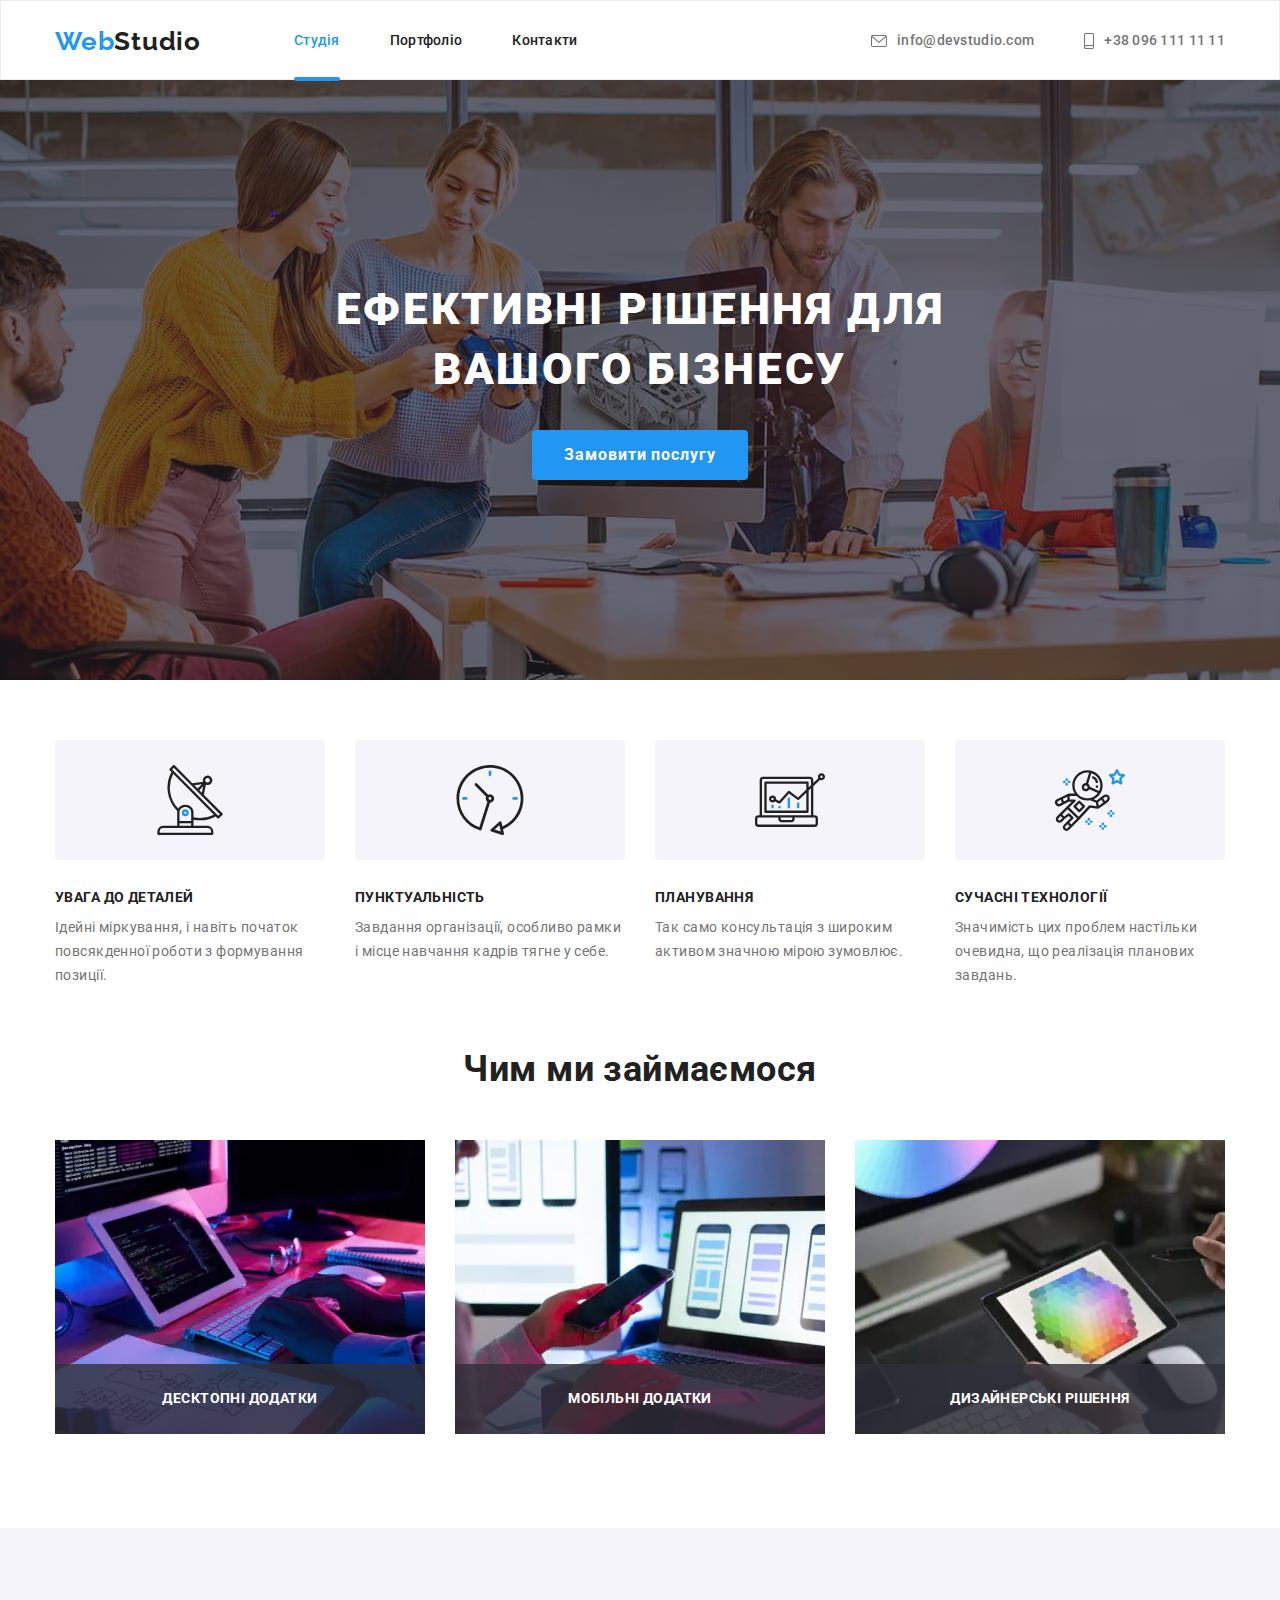
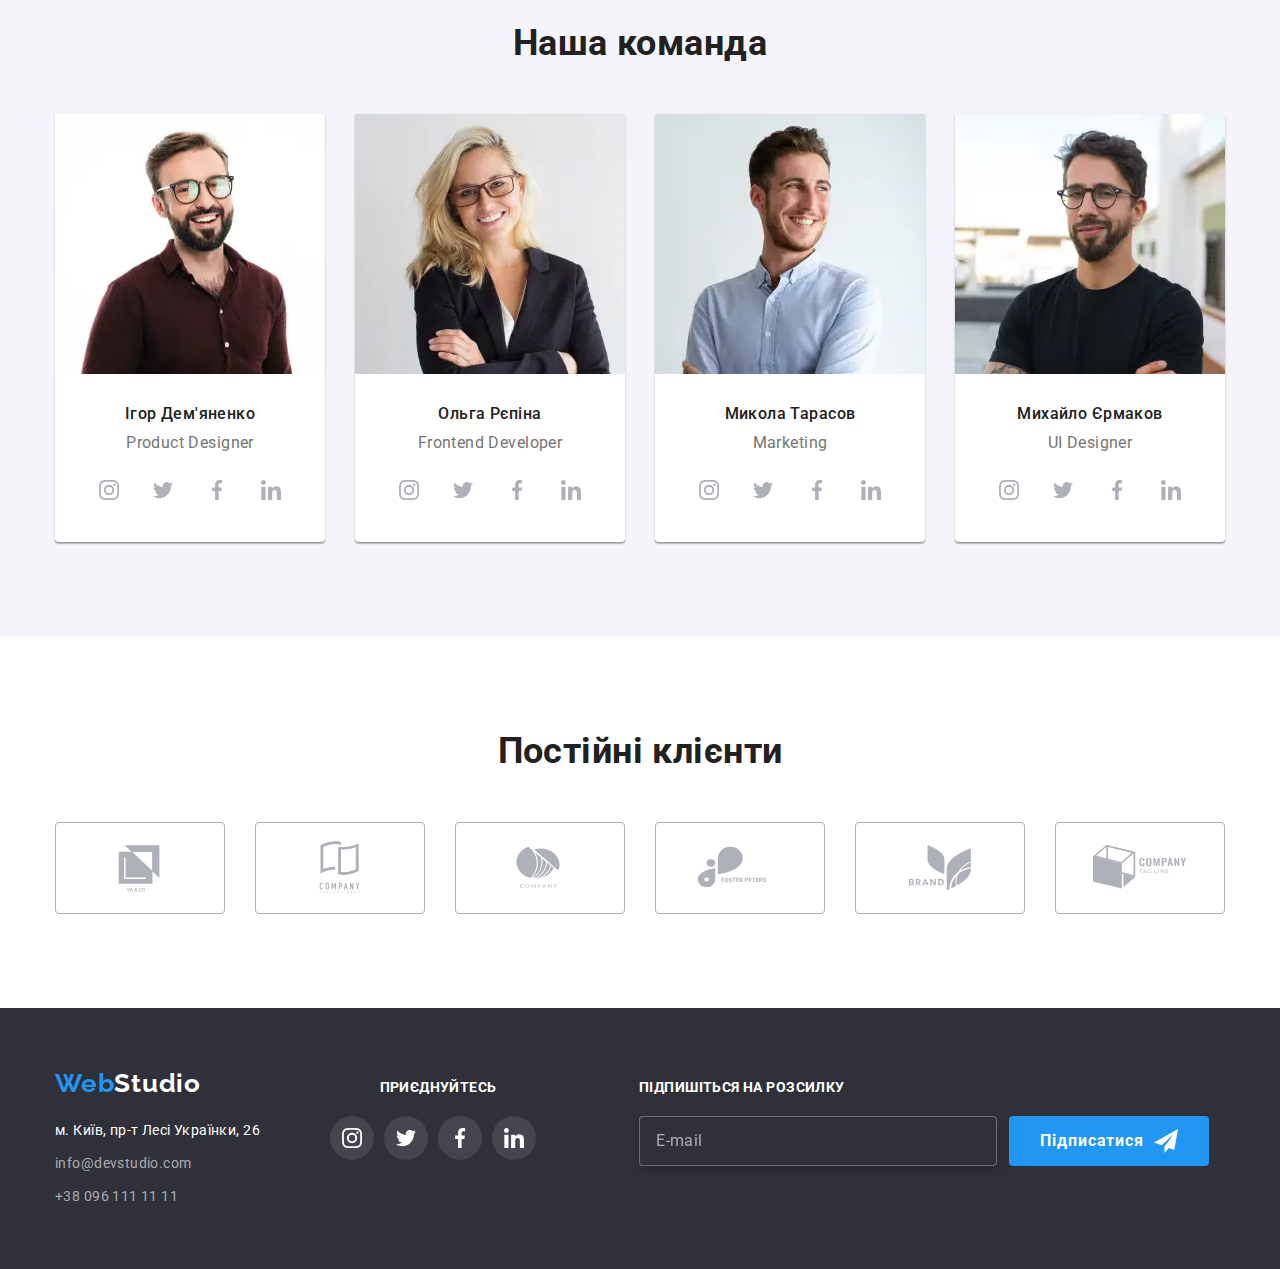
<file: index.html>
<!DOCTYPE html>
<html lang="uk">

<head>
  <meta charset="UTF-8" />
  <meta name="viewport" content="width=device-width, initial-scale=1.0" />
  <title>Document</title>
  <link rel="stylesheet"
    href="https://cdnjs.cloudflare.com/ajax/libs/modern-normalize/1.1.0/modern-normalize.min.css" />
  <link rel="preconnect" href="https://fonts.googleapis.com" />
  <link rel="preconnect" href="https://fonts.gstatic.com" crossorigin />
  <link href="https://fonts.googleapis.com/css2?family=Raleway:wght@700&family=Roboto:wght@400;500;700;900&display=swap"
    rel="stylesheet" />
  <link rel="stylesheet" href="./css/main.min.css" />
</head>

<body class="body">
  <!--Хедер-->
  <header class="page-header">
    <div class="container page-header-container">
      <nav class="page-nav">
        <a class="logo header-logo link" href="./index.html">
          <span class="accent">Web</span>Studio
        </a>
        <div class="nav-menu-wrapper">
          <ul class="nav-menu list">
            <li class="nav-menu-item">
              <a class="nav-menu-link link current" href="./index.html">Студія</a>
            </li>
            <li class="nav-menu-item">
              <a class="nav-menu-link link" href="./portfolio.html">Портфоліо</a>
            </li>
            <li class="nav-menu-item"><a class="nav-menu-link link" href="#">Контакти</a></li>
          </ul>
        </div>
      </nav>
      <button type="button" class="open-mobile-menu-btn" data-menu-open>
        <svg class="open-mobile-menu-btn-icon">
          <use href="./images/sprite.svg#icon-burger-menu"></use>
        </svg>
      </button>
      <ul class="contact list">
        <li class="contact-item">
          <a class="contact-email-adress link" href="mailto:info@devstudio.com">
            <svg aria-label="іконка конверт" class="contact-icon" width="16" height="12">
              <use href="./images/sprite.svg#icon-envelope"></use>
            </svg>
            info@devstudio.com </a>
        </li>
        <li class="contact-item">
          <a class="contact-phone-number link" href="tel:+380961111111">
            <svg aria-label="іконка смартфон" class="contact-icon" width="10" height="16">
              <use href="./images/sprite.svg#icon-smartphone"></use>
            </svg>
            +38 096 111 11 11</a>
        </li>
      </ul>
    </div>
    <div class="mobile-menu" data-menu>
      <div class="container mobile-menu-container">
        <button type="button" class="mobile-menu-close-btn" data-menu-close>
          <svg class="mobile-menu-close-icon" width="11" height="11">
            <use href="./images/sprite.svg#icon-close"></use>
          </svg>
        </button>
        <div class="mobile-menu-wrapper">
          <nav class="nav-mobile-menu">
            <ul class="nav-mobile-menu-list list">
              <li class="nav-mobile-menu-item">
                <a class="nav-mobile-menu-link link current" href="./index.html">Студія</a>
              </li>
              <li class="nav-mobile-menu-item">
                <a class="nav-mobile-menu-link link" href="./portfolio.html">Портфоліо</a>
              </li>
              <li class="nav-mobile-menu-item"><a class="nav-mobile-menu-link link" href="#">Контакти</a></li>
            </ul>
          </nav>
          <ul class="mobile-contact-list list">
            <li class="mobile-contact-item">
              <a class="mobile-contact-phone-number link" href="tel:+380961111111">
                +38 096 111 11 11</a>
            </li>
            <li class="mobile-contact-item">
              <a class="mobile-contact-email-adress link" href="mailto:info@devstudio.com">
                info@devstudio.com </a>
            </li>
          </ul>
          <ul class="mobile-social-list list">
            <li class="mobile-social-list-item">
              <a href="#" class="mobile-social-list-link link">
                Instagram </a>
            </li>
            <li class="mobile-social-list-item">
              <a href="#" class="mobile-social-list-link link">
                Twitter </a>
            </li>
            <li class="mobile-social-list-item">
              <a href="#" class="mobile-social-list-link link">
                Facebook </a>
            </li>
            <li class="mobile-social-list-item">
              <a href="#" class="mobile-social-list-link link">
                LinkedIn </a>
            </li>
          </ul>
        </div>
      </div>
    </div>
  </header>
  <main>
    <!--Hero-->
    <section class="hero section">
      <div class="container hero-container">
        <h1 class="hero-title">Ефективні рішення для вашого бізнесу</h1>
        <button class="modal-open-button button" type="button" data-modal-open>Замовити послугу</button>
      </div>
    </section>
    <!--Особливості-->
    <section class="feature section">
      <div class="container">
        <h2 class="visually-hidden">Наші переваги</h2>
        <ul class="feature-list list">
          <li class="feature-list__item">
            <div class="feature-item__wrapper">
              <svg aria-label="іконка антена" class="feature-list__icon" width="70" height="70">
                <use href="./images/sprite.svg#icon-antenna">
                </use>
              </svg>
            </div>

            <h3 class="feature-list__title">Увага до деталей</h3>
            <p class="feature-list__text">
              Ідейні міркування, і навіть початок повсякденної роботи з формування позиції.
            </p>
          </li>
          <li class="feature-list__item">
            <div class="feature-item__wrapper">
              <svg aria-label="іконка годинник" class="feature-list__icon" width="70" height="70">
                <use href="./images/sprite.svg#icon-clock">
                </use>
              </svg>
            </div>
            <h3 class="feature-list__title">Пунктуальність</h3>
            <p class="feature-list__text">
              Завдання організації, особливо рамки і місце навчання кадрів тягне у себе.
            </p>
          </li>
          <li class="feature-list__item">
            <div class="feature-item__wrapper">
              <svg aria-label="іконка діаграма" class="feature-list__icon" width="70" height="70">
                <use href="./images/sprite.svg#icon-diagram">
                </use>
              </svg>
            </div>
            <h3 class="feature-list__title">Планування</h3>
            <p class="feature-list__text">
              Так само консультація з широким активом значною мірою зумовлює.
            </p>
          </li>
          <li class="feature-list__item">
            <div class="feature-item__wrapper">
              <svg aria-label="іконка астронавт" class="feature-list__icon" width="70" height="70">
                <use href="./images/sprite.svg#icon-astronaut">
                </use>
              </svg>
            </div>
            <h3 class="feature-list__title">Сучасні технології</h3>
            <p class="feature-list__text">
              Значимість цих проблем настільки очевидна, що реалізація планових завдань.
            </p>
          </li>
        </ul>
      </div>
    </section>
    <!--Чим займаємось-->
    <section class="speciality section">
      <div class="container ">
        <h2 class="title">Чим ми займаємося</h2>
        <ul class="speciality-list list">
          <li class="speciality-list__item">
            <div class="speciality-list__wrapper">
              <picture>
                <source srcset="./images/services/desktop-app.webp 1x, ./images/services/desktop-app@2x.webp 2x"
                  media="(min-width: 1200px )" type="image/webp">
                <source srcset="./images/services/desktop-app.jpg 1x, ./images/services/desktop-app@2x.jpg 2x"
                  media="(min-width: 1200px )">

                <img class="img" src="./images/services/desktop-app.jpg" alt="Людина працює за комп'ютером" />
              </picture>
              <p class="speciality__overlay">Десктопні додатки</p>
            </div>
          </li>
          <li class="speciality-list__item">
            <div class="speciality-list__wrapper">
              <picture>
                <source srcset="./images/services/mobile-app.webp 1x, ./images/services/mobile-app@2x.webp 2x"
                  media="(min-width: 1200px )" type="image/webp">
                <source srcset="./images/services/mobile-app.jpg 1x, ./images/services/mobile-app@2x.jpg 2x"
                  media="(min-width: 1200px )">
                <img class="img" src="./images/services/mobile-app.jpg"
                  alt="Людина працює зі смартфоном та ноутбуком" />
              </picture>
              <p class="speciality__overlay">Мобільні додатки</p>
            </div>
          </li>
          <li class="speciality-list__item">
            <div class="speciality-list__wrapper">
              <picture>
                <source srcset="./images/services/desing.webp 1x, ./images/services/desing@2x.webp 2x"
                  media="(min-width: 1200px )" type="image/webp">
                <source srcset="./images/services/desing.jpg 1x, ./images/services/desing@2x.jpg 2x"
                  media="(min-width: 1200px )">
                <img class="img" src="./images/services/desing.jpg" alt="Людина підбирає кольори з палітри" />
              </picture>
              <p class="speciality__overlay">Дизайнерські рішення</p>
            </div>
          </li>
        </ul>
      </div>
    </section>
    <!--Команда-->
    <section class="team section">
      <div class="container">
        <h2 class="title">Наша команда</h2>
        <ul class="team-list list">
          <li class="team-member">
            <picture>
              <source
                srcset="./images/team/desktop/team-1-desktop.webp 1x, ./images/team/desktop/team-1-desktop@2x.webp 2x"
                media="(min-width: 1200px)" type="image/webp">
              <source
                srcset="./images/team/desktop/team-1-desktop.jpg 1x, ./images/team/desktop/team-1-desktop@2x.jpg 2x"
                media="(min-width: 1200px)">
              <source srcset="./images/team/tablet/team-1-tablet.webp 1x, ./images/team/tablet/team-1-tablet@2x.webp 2x"
                media="(min-width: 768px)" type="image/webp">
              <source srcset="./images/team/tablet/team-1-tablet.jpg 1x, ./images/team/tablet/team-1-tablet@2x.jpg 2x"
                media="(min-width: 768px)">
              <source srcset="./images/team/mobile/team-1-mobile.webp 1x, ./images/team/mobile/team-1-mobile@2x.webp 2x"
                media="(max-width: 767px)" type="image/webp">
              <source srcset="./images/team/mobile/team-1-mobile.jpg 1x, ./images/team/mobile/team-1-mobile@2x.jpg 2x"
                media="(max-width: 767px)">
              <img class="img" src="./images/team/mobile/team-1-mobile.jpg" alt="Фото Ігор Дем'яненко" />
            </picture>
            <div class="text-team-member">
              <h3 class="team-member-title">Ігор Дем'яненко</h3>
              <p class="team-member-job">Product Designer</p>
              <ul class="social-list list">
                <li class="social-list-item">
                  <a href="" class="social-list-link">
                    <svg aria-label="іконка інстаграм" class="social-list-icon">
                      <use href="./images/sprite.svg#icon-instagram"></use>
                    </svg>
                  </a>
                </li>
                <li class="social-list-item">
                  <a href="" class="social-list-link">
                    <svg aria-label="іконка твітер" class="social-list-icon">
                      <use href="./images/sprite.svg#icon-twitter"></use>
                    </svg>
                  </a>
                </li>
                <li class="social-list-item">
                  <a href="" class="social-list-link">
                    <svg aria-label="іконка фейсбук" class="social-list-icon">
                      <use href="./images/sprite.svg#icon-facebook"></use>
                    </svg>
                  </a>
                </li>
                <li class="social-list-item">
                  <a href="" class="social-list-link">
                    <svg aria-label="іконка лінкедін" class="social-list-icon">
                      <use href="./images/sprite.svg#icon-linkedin"></use>
                    </svg>
                  </a>
                </li>
              </ul>
            </div>
          </li>
          <li class="team-member">
            <picture>
              <source
                srcset="./images/team/desktop/team-2-desktop.webp 1x, ./images/team/desktop/team-2-desktop@2x.webp 2x"
                media="(min-width: 1200px)" type="image/webp">
              <source
                srcset="./images/team/desktop/team-2-desktop.jpg 1x, ./images/team/desktop/team-2-desktop@2x.jpg 2x"
                media="(min-width: 1200px)">
              <source srcset="./images/team/tablet/team-2-tablet.webp 1x, ./images/team/tablet/team-2-tablet@2x.webp 2x"
                media="(min-width: 768px)" type="image/webp">
              <source srcset="./images/team/tablet/team-2-tablet.jpg 1x, ./images/team/tablet/team-2-tablet@2x.jpg 2x"
                media="(min-width: 768px)">
              <source srcset="./images/team/mobile/team-2-mobile.webp 1x, ./images/team/mobile/team-2-mobile@2x.webp 2x"
                media="(max-width: 767px)" type="image/webp">
              <source srcset="./images/team/mobile/team-2-mobile.jpg 1x, ./images/team/mobile/team-2-mobile@2x.jpg 2x"
                media="(max-width: 767px)">
              <img class="img" src="./images/team/mobile/team-2-mobile.jpg" alt="Фото Ольга Рєпіна" />
            </picture>
            <div class="text-team-member">
              <h3 class="team-member-title">Ольга Рєпіна</h3>
              <p class="team-member-job">Frontend Developer</p>
              <ul class="social-list list">
                <li class="social-list-item">
                  <a href="" class="social-list-link">
                    <svg aria-label="іконка інстаграм" class="social-list-icon">
                      <use href="./images/sprite.svg#icon-instagram"></use>
                    </svg>
                  </a>
                </li>
                <li class="social-list-item">
                  <a href="" class="social-list-link">
                    <svg aria-label="іконка твітер" class="social-list-icon">
                      <use href="./images/sprite.svg#icon-twitter"></use>
                    </svg>
                  </a>
                </li>
                <li class="social-list-item">
                  <a href="" class="social-list-link">
                    <svg aria-label="іконка фейсбук" class="social-list-icon">
                      <use href="./images/sprite.svg#icon-facebook"></use>
                    </svg>
                  </a>
                </li>
                <li class="social-list-item">
                  <a href="" class="social-list-link">
                    <svg aria-label="іконка лінкедін" class="social-list-icon">
                      <use href="./images/sprite.svg#icon-linkedin"></use>
                    </svg>
                  </a>
                </li>
              </ul>
            </div>
          </li>
          <li class="team-member">
            <picture>
              <source
                srcset="./images/team/desktop/team-3-desktop.webp 1x, ./images/team/desktop/team-3-desktop@2x.webp 2x"
                media="(min-width: 1200px)" type="image/webp">
              <source
                srcset="./images/team/desktop/team-3-desktop.jpg 1x, ./images/team/desktop/team-3-desktop@2x.jpg 2x"
                media="(min-width: 1200px)">
              <source srcset="./images/team/tablet/team-3-tablet.webp 1x, ./images/team/tablet/team-3-tablet@2x.webp 2x"
                media="(min-width: 768px)" type="image/webp">
              <source srcset="./images/team/tablet/team-3-tablet.jpg 1x, ./images/team/tablet/team-3-tablet@2x.jpg 2x"
                media="(min-width: 768px)">
              <source srcset="./images/team/mobile/team-3-mobile.webp 1x, ./images/team/mobile/team-3-mobile@2x.webp 2x"
                media="(max-width: 767px)" type="image/webp">
              <source srcset="./images/team/mobile/team-3-mobile.jpg 1x, ./images/team/mobile/team-3-mobile@2x.jpg 2x"
                media="(max-width: 767px)">
              <img class="img" src="./images/team/mobile/team-3-mobile.jpg" alt="Фото Микола Тарасов" />
            </picture>
            <div class="text-team-member">
              <h3 class="team-member-title">Микола Тарасов</h3>
              <p class="team-member-job">Marketing</p>
              <ul class="social-list list">
                <li class="social-list-item">
                  <a href="" class="social-list-link">
                    <svg aria-label="іконка інстаграм" class="social-list-icon">
                      <use href="./images/sprite.svg#icon-instagram"></use>
                    </svg>
                  </a>
                </li>
                <li class="social-list-item">
                  <a href="" class="social-list-link">
                    <svg aria-label="іконка твітер" class="social-list-icon">
                      <use href="./images/sprite.svg#icon-twitter"></use>
                    </svg>
                  </a>
                </li>
                <li class="social-list-item">
                  <a href="" class="social-list-link">
                    <svg aria-label="іконка фейсбук" class="social-list-icon">
                      <use href="./images/sprite.svg#icon-facebook"></use>
                    </svg>
                  </a>
                </li>
                <li class="social-list-item">
                  <a href="" class="social-list-link">
                    <svg aria-label="іконка лінкедін" class="social-list-icon">
                      <use href="./images/sprite.svg#icon-linkedin"></use>
                    </svg>
                  </a>
                </li>
              </ul>
            </div>
          </li>
          <li class="team-member">
            <picture>
              <source
                srcset="./images/team/desktop/team-4-desktop.webp 1x, ./images/team/desktop/team-4-desktop@2x.webp 2x"
                media="(min-width: 1200px)" type="image/webp">
              <source
                srcset="./images/team/desktop/team-4-desktop.jpg 1x, ./images/team/desktop/team-4-desktop@2x.jpg 2x"
                media="(min-width: 1200px)">
              <source srcset="./images/team/tablet/team-4-tablet.webp 1x, ./images/team/tablet/team-4-tablet@2x.webp 2x"
                media="(min-width: 768px)" type="image/webp">
              <source srcset="./images/team/tablet/team-4-tablet.jpg 1x, ./images/team/tablet/team-4-tablet@2x.jpg 2x"
                media="(min-width: 768px)">
              <source srcset="./images/team/mobile/team-4-mobile.webp 1x, ./images/team/mobile/team-4-mobile@2x.webp 2x"
                media="(max-width: 767px)" type="image/webp">
              <source srcset="./images/team/mobile/team-4-mobile.jpg 1x, ./images/team/mobile/team-4-mobile@2x.jpg 2x"
                media="(max-width: 767px)">
              <img class="img" src="./images/team/mobile/team-4-mobile.jpg" alt="Фото Михайло Єрмаков" />
            </picture>
            <div class="text-team-member">
              <h3 class="team-member-title">Михайло Єрмаков</h3>
              <p class="team-member-job">UI Designer</p>
              <ul class="social-list list">
                <li class="social-list-item">
                  <a href="" class="social-list-link">
                    <svg aria-label="іконка інстаграм" class="social-list-icon">
                      <use href="./images/sprite.svg#icon-instagram"></use>
                    </svg>
                  </a>
                </li>
                <li class="social-list-item">
                  <a href="" class="social-list-link">
                    <svg aria-label="іконка твітер" class="social-list-icon">
                      <use href="./images/sprite.svg#icon-twitter"></use>
                    </svg>
                  </a>
                </li>
                <li class="social-list-item">
                  <a href="" class="social-list-link">
                    <svg aria-label="іконка фейсбук" class="social-list-icon">
                      <use href="./images/sprite.svg#icon-facebook"></use>
                    </svg>
                  </a>
                </li>
                <li class="social-list-item">
                  <a href="" class="social-list-link">
                    <svg aria-label="іконка лінкедін" class="social-list-icon">
                      <use href="./images/sprite.svg#icon-linkedin"></use>
                    </svg>
                  </a>
                </li>
              </ul>
            </div>
          </li>
        </ul>
      </div>
    </section>
    <!--Клієнти-->
    <section class="clients section">
      <div class="container">
        <h2 class="title">Постійні клієнти</h2>
        <ul class="clients-list list">
          <li class="client-item">
            <a class="client-link" href="">
              <svg aria-label="іконка лого" class="client-icon" width="106" height="60">
                <use href="./images/sprite.svg#icon-Logo-1"></use>
              </svg>
            </a>
          </li>
          <li class="client-item">
            <a class="client-link" href="">
              <svg aria-label="іконка лого" class="client-icon" width="106" height="60">
                <use href="./images/sprite.svg#icon-Logo-2"></use>
              </svg>
            </a>
          </li>
          <li class="client-item">
            <a class="client-link" href="">
              <svg aria-label="іконка лого" class="client-icon" width="106" height="60">
                <use href="./images/sprite.svg#icon-Logo-3"></use>
              </svg>
            </a>
          </li>
          <li class="client-item">
            <a class="client-link" href="">
              <svg aria-label="іконка лого" class="client-icon" width="106" height="60">
                <use href="./images/sprite.svg#icon-Logo-4"></use>
              </svg>
            </a>
          </li>
          <li class="client-item">
            <a class="client-link" href="">
              <svg aria-label="іконка лого" class="client-icon" width="106" height="60">
                <use href="./images/sprite.svg#icon-Logo-5"></use>
              </svg>
            </a>
          </li>
          <li class="client-item">
            <a class="client-link" href="">
              <svg aria-label="іконка лого" class="client-icon" width="106" height="60">
                <use href="./images/sprite.svg#icon-Logo-6"></use>
              </svg>
            </a>
          </li>
        </ul>
      </div>
    </section>
  </main>
  <!--Футер-->
  <footer class="footer">
    <div class="container footer-container">
      <div class="footer-adress-container">
        <a class="logo footer-logo link" href="./index.html"> <span class="accent">Web</span>Studio</a>
        <address>
          <ul class="adress-list list">
            <li class="adress-list-item">
              <a class="address-location link" href="https://goo.gl/maps/CPtrU1FHBa2aNyZL9" target="_blank"
                rel="noreferer noopener nofollow">м. Київ, пр-т Лесі Українки, 26</a>
            </li>
            <li class="adress-list-item">
              <a class="footer-email-adress link" href="mailto:info@devstudio.com">info@devstudio.com</a>
            </li>
            <li class="adress-list-item">
              <a class="footer-phone-number link" href="tel:+380961111111">+38 096 111 11 11</a>
            </li>
          </ul>
        </address>
      </div>
      <div class="footer-social-container">
        <p class="footer-social-p">приєднуйтесь</p>
        <ul class="footer-social-list list">
          <li class="footer-social-item">
            <a class="footer-social-link link" href="">
              <svg aria-label="іконка інстаграм" class="footer-icon" width="20" height="20">
                <use href="./images/sprite.svg#icon-instagram"></use>
              </svg>
            </a>
          </li>
          <li class="footer-social-item">
            <a class="footer-social-link link" href="">
              <svg aria-label="іконка твітер" class="footer-icon" width="20" height="20">
                <use href="./images/sprite.svg#icon-twitter"></use>
              </svg>
            </a>
          </li>
          <li class="footer-social-item">
            <a class="footer-social-link link" href="">
              <svg aria-label="іконка фейсбук" class="footer-icon" width="20" height="20">
                <use href="./images/sprite.svg#icon-facebook"></use>
              </svg>
            </a>
          </li>
          <li class="footer-social-item">
            <a class="footer-social-link link" href="">
              <svg aria-label="іконка лінкедін" class="footer-icon" width="20" height="20">
                <use href="./images/sprite.svg#icon-linkedin"></use>
              </svg>
            </a>
          </li>
        </ul>
      </div>
      <div class="footer-mailing-list-container">
        <span class="footer-social-title">Підпишіться на розсилку</span>
        <form class="footer-form">
          <input type="email" class="footer-mailing-list-input" required pattern="[^@\s]+@[^@\s]+" name="user_email"
            id="footer-mailing" placeholder="E-mail">
          <label for="footer-mailing" class="footer-mailing-list-field"></label>
          <button type="submit" class="footer-mailing-list-submit">Підписатися
            <svg class="footer-mailing-list-icon" width="24" height="24">
              <use href="./images/sprite.svg#icon-send"></use>
            </svg>
          </button>
        </form>
      </div>
    </div>
  </footer>
  <!--Модальне вікно-->
  <div class="backdrop is-hidden" data-modal>
    <div class="modal">
      <button type="button" class="modal-close-btn" data-modal-close>
        <svg class="modal-close-icon" width="11" height="11">
          <use href="./images/sprite.svg#icon-close"></use>
        </svg>
      </button>

      <form class="modal-form">
        <p class="modal-form-title">Залиште свої дані, ми вам передзвонимо</p>
        <label class="modal-form-field">
          <span class="modal-form-field-descr"> Ім'я</span>
          <span class="modal-form-input-wrapper">
            <input type="text" class="modal-form-input" required pattern="[a-zA-Zа-яА-ЯіІїЇ]+" name="user_name"
              minlength="2" />
            <svg class="modal-form-imput-icon" width="18" height="18">
              <use href="./images/sprite.svg#icon-name-modal"></use>
            </svg>
          </span>
        </label>
        <label class="modal-form-field">
          <span class="modal-form-field-descr">Телефон</span>
          <span class="modal-form-input-wrapper">
            <input type="tel" class="modal-form-input" required pattern="[0-9]{3}-[0-9]{3}-[0-9]{2}-[0-9]{2}"
              title="xxx-xxx-xx-xx" name="user_phone" />
            <svg class="modal-form-imput-icon" width="18" height="18">
              <use href="./images/sprite.svg#icon-phone-modal"></use>
            </svg>
          </span>
        </label>
        <label class="modal-form-field">
          <span class="modal-form-field-descr">Пошта</span>
          <span class="modal-form-input-wrapper">
            <input type="email" class="modal-form-input" required pattern="[^@\s]+@[^@\s]+" name="user_email" />
            <svg class="modal-form-imput-icon" width="18" height="18">
              <use href="./images/sprite.svg#icon-envelope-modal"></use>
            </svg>
          </span>
        </label>
        <label class="modal-form-comment">
          <span class="modal-form-field-descr">Коментар</span>

          <textarea name="user_message" class="modal-form-message" placeholder="Введіть текст"></textarea>
        </label>
        <label class="modal-form-check-field">
          <input type="checkbox" class="modal-form-check" name="user_policy" required />
          <svg class="modal-form-own-checkbox">
            <use class="modal-form-own-checkbox-icon" href="./images/sprite.svg#icon-check"></use>
          </svg>
          Погоджуюся з розсилкою та приймаю &nbsp; <a class="contract" href="#">Умови договору</a>
        </label>
        <button type="submit" class="modal-form-submit">Відправити</button>
      </form>
    </div>
  </div>



  <script src="./js/modal.js"></script>

  <script src="./js/menu.js"></script>

</body>

</html>
</file>
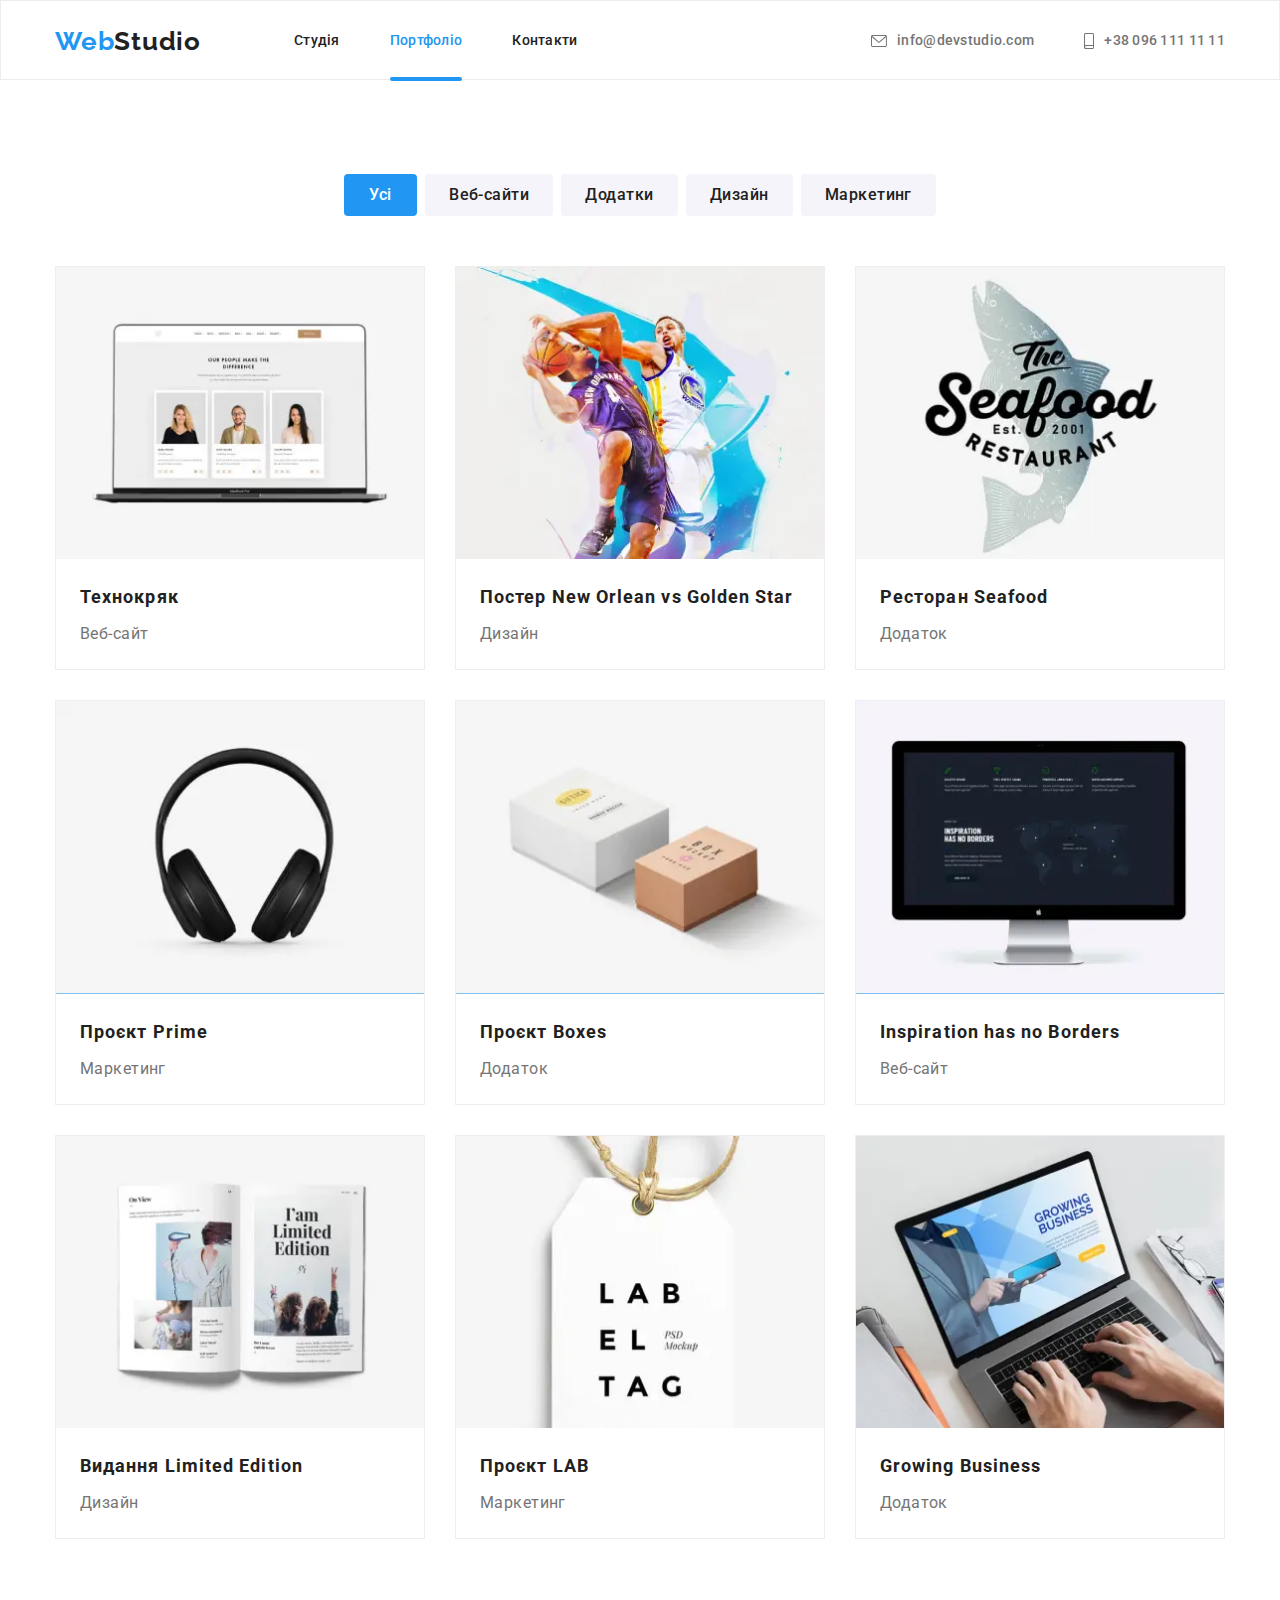
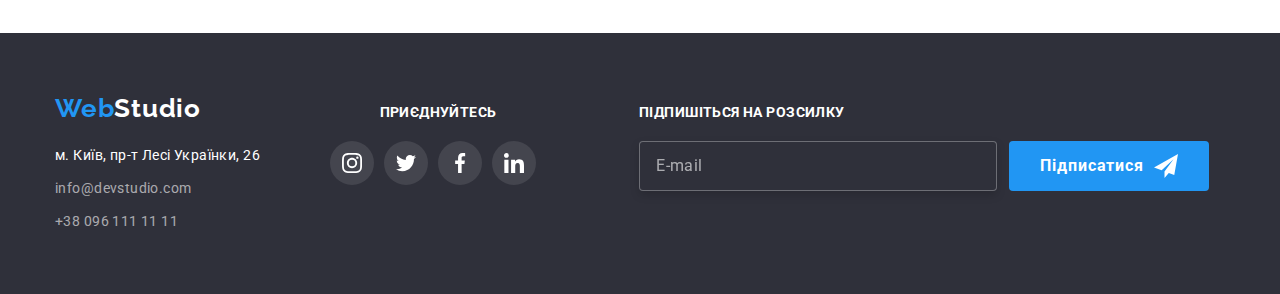
<file: portfolio.html>
<!DOCTYPE html>
<html lang="uk">
  <head>
    <meta charset="UTF-8" />
    <meta name="viewport" content="width=device-width, initial-scale=1.0" />
    <title>Portfolio</title>
    <link rel="stylesheet" href="https://cdnjs.cloudflare.com/ajax/libs/modern-normalize/1.1.0/modern-normalize.min.css">
    <link rel="preconnect" href="https://fonts.googleapis.com">
    <link rel="preconnect" href="https://fonts.gstatic.com" crossorigin>
    <link href="https://fonts.googleapis.com/css2?family=Raleway:wght@700&family=Roboto:wght@400;500;700;900&display=swap" rel="stylesheet">
      <link rel="stylesheet" href="./css/main.min.css" />
  </head>
  <body class="body">
     <!--Хедер-->
      <header class="page-header">
        <div class="container page-header-container">
          <nav class="page-nav">
            <a class="logo header-logo link" href="./index.html">
              <span class="accent">Web</span>Studio
            </a>
            <div class="nav-menu-wrapper">
              <ul class="nav-menu list">
                <li class="nav-menu-item">
                  <a class="nav-menu-link link" href="./index.html">Студія</a>
                </li>
                <li class="nav-menu-item">
                  <a class="nav-menu-link link current" href="./portfolio.html">Портфоліо</a>
                </li>
                <li class="nav-menu-item"><a class="nav-menu-link link" href="#">Контакти</a></li>
              </ul>
            </div>
          </nav>
          <ul class="contact list">
            <li class="contact-item">
              <a class="contact-email-adress link" href="mailto:info@devstudio.com">
                <svg aria-label="іконка конверт" class="contact-icon" width="16" height="12">
                  <use href="./images/sprite.svg#icon-envelope"></use>
                </svg>
                info@devstudio.com </a>
            </li>
            <li class="contact-item">
              <a class="contact-phone-number link" href="tel:+380961111111">
                <svg aria-label="іконка смартфон" class="contact-icon" width="10" height="16">
                  <use href="./images/sprite.svg#icon-smartphone"></use>
                </svg>
                +38 096 111 11 11</a>
            </li>
          </ul>
        </div>
      </header>
    <main>
   <!--Портфоліо-->
      <section class="page-portfolio section">
        <div class="container"> 
          <h1 class="portfolio-title visually-hidden">Портфоліо</h1>
       <ul class="portfolio-menu">
           <li class="portfolio-menu-item list">
          <button class="portfolio-btn active button" type="button"> <span class="portfolio-btn-text"></span>Усі</button>
        </li>
         <li class="portfolio-menu-item list">
          <button class="portfolio-btn button" type="button"> <span class="portfolio-btn-text"></span>Веб-сайти</button>
        </li>
         <li class="portfolio-menu-item list">
          <button class="portfolio-btn button" type="button"> <span class="portfolio-btn-text"></span>Додатки</button>
        </li>
         <li class="portfolio-menu-item list">
          <button class="portfolio-btn button" type="button"> <span class="portfolio-btn-text"></span>Дизайн</button>
        </li>
         <li class="portfolio-menu-item list">
          <button class="portfolio-btn button" type="button"> <span class="portfolio-btn-text"></span>Маркетинг</button>
        </li> 
          </ul>
          
          <ul class="portfolio-list list">
          <li class="portfolio-project">
            <a class="portfolio-project-link link" href="" >
            <div class="portfolio-project-img-wrapper">
              <picture>
                <source srcset="./images/portfolio/desktop/portfolio-1-desktop.webp 1x, ./images/portfolio/desktop/portfolio-1-desktop@2x.webp 2x"
                  media="(min-width: 1200px)" type="image/webp">
                <source srcset="./images/portfolio/desktop/portfolio-1-desktop.jpg 1x, ./images/portfolio/desktop/portfolio-1-desktop@2x.jpg 2x"
                  media="(min-width: 1200px)">
                <source srcset="./images/portfolio/tablet/portfolio-1-tablet.webp 1x, ./images/portfolio/tablet/portfolio-1-tablet@2x.webp 2x"
                  media="(min-width: 768px)" type="image/webp">
                <source srcset="./images/portfolio/tablet/portfolio-1-tablet.jpg 1x, ./images/portfolio/tablet/portfolio-1-tablet@2x.jpg 2x"
                  media="(min-width: 768px)">
                <source srcset="./images/portfolio/mobile/portfolio-1-mobile.webp 1x, ./images/portfolio/mobile/portfolio-1-mobile@2x.webp 2x"
                  media="(max-width: 767px)" type="image/webp">
                <source srcset="./images/portfolio/mobile/portfolio-1-mobile.jpg 1x, ./images/portfolio/mobile/portfolio-1-mobile@2x.jpg 2x"
                  media="(max-width: 767px)">
              <img class="img"
              src="./images/portfolio/mobile/portfolio-1-mobile.jpg"
              alt="Фото веб-сайту Технокряк"
            />
            </picture>
            <p class="overlay">Ресурс пропонує комплексні пропозиції з різним рівнем функціоналу та сервісів. Все це дозволить відвідувачу отримати вичерпні відомості про компанію чи приватну особу.</p>
            </div>
            <div class="portfolio-project-name">
              <h2 class="portfolio-project-title">Технокряк</h2>
            <p class="portfolio-project-item">Веб-сайт</p>
          </div>
          </a>
          </li>
          <li class="portfolio-project">
            <a class="portfolio-project-link link" href="">
            <div class="portfolio-project-img-wrapper">
              <picture>
                <source
                  srcset="./images/portfolio/desktop/portfolio-2-desktop.webp 1x, ./images/portfolio/desktop/portfolio-2-desktop@2x.webp 2x"
                  media="(min-width: 1200px)" type="image/webp">
                <source
                  srcset="./images/portfolio/desktop/portfolio-2-desktop.jpg 1x, ./images/portfolio/desktop/portfolio-2-desktop@2x.jpg 2x"
                  media="(min-width: 1200px)">
                <source
                  srcset="./images/portfolio/tablet/portfolio-2-tablet.webp 1x, ./images/portfolio/tablet/portfolio-2-tablet@2x.webp 2x"
                  media="(min-width: 768px)" type="image/webp">
                <source
                  srcset="./images/portfolio/tablet/portfolio-2-tablet.jpg 1x, ./images/portfolio/tablet/portfolio-2-tablet@2x.jpg 2x"
                  media="(min-width: 768px)">
                <source
                  srcset="./images/portfolio/mobile/portfolio-2-mobile.webp 1x, ./images/portfolio/mobile/portfolio-2-mobile@2x.webp 2x"
                  media="(max-width: 767px)" type="image/webp">
                <source
                  srcset="./images/portfolio/mobile/portfolio-2-mobile.jpg 1x, ./images/portfolio/mobile/portfolio-2-mobile@2x.jpg 2x"
                  media="(max-width: 767px)">
              <img class="img"
              src="./images/portfolio/mobile/portfolio-2-mobile.jpg"
              alt="2чоловіків грають баскетбол"             
            />
            </picture>
            <p class="overlay">Ресурс пропонує комплексні пропозиції з різним рівнем функціоналу та сервісів. Все це дозволить відвідувачу отримати вичерпні відомості про компанію чи приватну особу.</p>
            </div>
            <div class="portfolio-project-name">
              <h2 class="portfolio-project-title">Постер New Orlean vs Golden Star</h2>
            <p class="portfolio-project-item">Дизайн</p>
            </div>
            </a>
            </li>
          <li class="portfolio-project">
            <a class="portfolio-project-link link" href="">
            <div class="portfolio-project-img-wrapper">
              <picture>
                <source
                  srcset="./images/portfolio/desktop/portfolio-3-desktop.webp 1x, ./images/portfolio/desktop/portfolio-3-desktop@2x.webp 2x"
                  media="(min-width: 1200px)" type="image/webp">
                <source
                  srcset="./images/portfolio/desktop/portfolio-3-desktop.jpg 1x, ./images/portfolio/desktop/portfolio-3-desktop@2x.jpg 2x"
                  media="(min-width: 1200px)">
                <source
                  srcset="./images/portfolio/tablet/portfolio-3-tablet.webp 1x, ./images/portfolio/tablet/portfolio-3-tablet@2x.webp 2x"
                  media="(min-width: 768px)" type="image/webp">
                <source
                  srcset="./images/portfolio/tablet/portfolio-3-tablet.jpg 1x, ./images/portfolio/tablet/portfolio-3-tablet@2x.jpg 2x"
                  media="(min-width: 768px)">
                <source
                  srcset="./images/portfolio/mobile/portfolio-3-mobile.webp 1x, ./images/portfolio/mobile/portfolio-3-mobile@2x.webp 2x"
                  media="(max-width: 767px)" type="image/webp">
                <source
                  srcset="./images/portfolio/mobile/portfolio-3-mobile.jpg 1x, ./images/portfolio/mobile/portfolio-3-mobile@2x.jpg 2x"
                  media="(max-width: 767px)">
              <img class="img"
              src="./images/portfolio/mobile/portfolio-3-mobile.jpg"
              alt="Лого ресторану Seafood"
            />
            </picture>
            <p class="overlay">Ресурс пропонує комплексні пропозиції з різним рівнем функціоналу та сервісів. Все це дозволить відвідувачу отримати вичерпні відомості про компанію чи приватну особу.</p>
            </div>
            <div class="portfolio-project-name">
              <h2 class="portfolio-project-title">Ресторан Seafood</h2>
            <p class="portfolio-project-item">Додаток</p>
            </div>
            </a>
          </li>
          <li class="portfolio-project">
            <a class="portfolio-project-link link" href="">
            <div class="portfolio-project-img-wrapper">
              <picture>
                <source
                  srcset="./images/portfolio/desktop/portfolio-4-desktop.webp 1x, ./images/portfolio/desktop/portfolio-4-desktop@2x.webp 2x"
                  media="(min-width: 1200px)" type="image/webp">
                <source
                  srcset="./images/portfolio/desktop/portfolio-4-desktop.jpg 1x, ./images/portfolio/desktop/portfolio-4-desktop@2x.jpg 2x"
                  media="(min-width: 1200px)">
                <source
                  srcset="./images/portfolio/tablet/portfolio-4-tablet.webp 1x, ./images/portfolio/tablet/portfolio-4-tablet@2x.webp 2x"
                  media="(min-width: 768px)" type="image/webp">
                <source
                  srcset="./images/portfolio/tablet/portfolio-4-tablet.jpg 1x, ./images/portfolio/tablet/portfolio-4-tablet@2x.jpg 2x"
                  media="(min-width: 768px)">
                <source
                  srcset="./images/portfolio/mobile/portfolio-4-mobile.webp 1x, ./images/portfolio/mobile/portfolio-4-mobile@2x.webp 2x"
                  media="(max-width: 767px)" type="image/webp">
                <source
                  srcset="./images/portfolio/mobile/portfolio-4-mobile.jpg 1x, ./images/portfolio/mobile/portfolio-4-mobile@2x.jpg 2x"
                  media="(max-width: 767px)">             
            <img class="img"
              src="./images/portfolio/mobile/portfolio-4-mobile.jpg"
              alt="Фото накладних навушників"              
            />
            </picture>
            <p class="overlay">Ресурс пропонує комплексні пропозиції з різним рівнем функціоналу та сервісів. Все це дозволить відвідувачу отримати вичерпні відомості про компанію чи приватну особу.</p>
            </div>
            <div class="portfolio-project-name">
               <h2 class="portfolio-project-title">Проєкт Prime</h2>
            <p class="portfolio-project-item">Маркетинг</p>
            </div>
           </a>
          </li>
          <li class="portfolio-project">
            <a class="portfolio-project-link link" href="">
            <div class="portfolio-project-img-wrapper">
              <picture>
                <source
                  srcset="./images/portfolio/desktop/portfolio-5-desktop.webp 1x, ./images/portfolio/desktop/portfolio-5-desktop@2x.webp 2x"
                  media="(min-width: 1200px)" type="image/webp">
                <source
                  srcset="./images/portfolio/desktop/portfolio-5-desktop.jpg 1x, ./images/portfolio/desktop/portfolio-5-desktop@2x.jpg 2x"
                  media="(min-width: 1200px)">
                <source
                  srcset="./images/portfolio/tablet/portfolio-5-tablet.webp 1x, ./images/portfolio/tablet/portfolio-5-tablet@2x.webp 2x"
                  media="(min-width: 768px)" type="image/webp">
                <source
                  srcset="./images/portfolio/tablet/portfolio-5-tablet.jpg 1x, ./images/portfolio/tablet/portfolio-5-tablet@2x.jpg 2x"
                  media="(min-width: 768px)">
                <source
                  srcset="./images/portfolio/mobile/portfolio-5-mobile.webp 1x, ./images/portfolio/mobile/portfolio-5-mobile@2x.webp 2x"
                  media="(max-width: 767px)" type="image/webp">
                <source
                  srcset="./images/portfolio/mobile/portfolio-5-mobile.jpg 1x, ./images/portfolio/mobile/portfolio-5-mobile@2x.jpg 2x"
                  media="(max-width: 767px)">
            <img class="img"
              src="./images/portfolio/mobile/portfolio-5-mobile.jpg"
              alt="Фото 2 коробки"
            />
            </picture>
            <p class="overlay">Ресурс пропонує комплексні пропозиції з різним рівнем функціоналу та сервісів. Все це дозволить відвідувачу отримати вичерпні відомості про компанію чи приватну особу.</p>
            </div>
            <div class="portfolio-project-name">
              <h2 class="portfolio-project-title">Проєкт Boxes</h2>
            <p class="portfolio-project-item">Додаток</p>
            </div>
            </a>
          </li>
          <li class="portfolio-project">
            <a class="portfolio-project-link link" href="">
            <div class="portfolio-project-img-wrapper">
              <picture>
                <source
                  srcset="./images/portfolio/desktop/portfolio-6-desktop.webp 1x, ./images/portfolio/desktop/portfolio-6-desktop@2x.webp 2x"
                  media="(min-width: 1200px)" type="image/webp">
                <source
                  srcset="./images/portfolio/desktop/portfolio-6-desktop.jpg 1x, ./images/portfolio/desktop/portfolio-6-desktop@2x.jpg 2x"
                  media="(min-width: 1200px)">
                <source
                  srcset="./images/portfolio/tablet/portfolio-6-tablet.webp 1x, ./images/portfolio/tablet/portfolio-6-tablet@2x.webp 2x"
                  media="(min-width: 768px)" type="image/webp">
                <source
                  srcset="./images/portfolio/tablet/portfolio-6-tablet.jpg 1x, ./images/portfolio/tablet/portfolio-6-tablet@2x.jpg 2x"
                  media="(min-width: 768px)">
                <source
                  srcset="./images/portfolio/mobile/portfolio-6-mobile.webp 1x, ./images/portfolio/mobile/portfolio-6-mobile@2x.webp 2x"
                  media="(max-width: 767px)" type="image/webp">
                <source
                  srcset="./images/portfolio/mobile/portfolio-6-mobile.jpg 1x, ./images/portfolio/mobile/portfolio-6-mobile@2x.jpg 2x"
                  media="(max-width: 767px)">
            <img class="img"
              src="./images/portfolio/mobile/portfolio-6-mobile.jpg"
              alt="Фото веб-сайту Inspiration has no Borders"
            />
            </picture>
            <p class="overlay">Ресурс пропонує комплексні пропозиції з різним рівнем функціоналу та сервісів. Все це дозволить відвідувачу отримати вичерпні відомості про компанію чи приватну особу.</p>
            </div>
            <div class="portfolio-project-name">
              <h2 class="portfolio-project-title">Inspiration has no Borders</h2>
            <p class="portfolio-project-item">Веб-сайт</p>
            </div>
            </a>
          </li>
          <li class="portfolio-project">
            <a class="portfolio-project-link link" href="">
            <div class="portfolio-project-img-wrapper">
              <picture>
                <source
                  srcset="./images/portfolio/desktop/portfolio-7-desktop.webp 1x, ./images/portfolio/desktop/portfolio-7-desktop@2x.webp 2x"
                  media="(min-width: 1200px)" type="image/webp">
                <source
                  srcset="./images/portfolio/desktop/portfolio-7-desktop.jpg 1x, ./images/portfolio/desktop/portfolio-7-desktop@2x.jpg 2x"
                  media="(min-width: 1200px)">
                <source
                  srcset="./images/portfolio/tablet/portfolio-7-tablet.webp 1x, ./images/portfolio/tablet/portfolio-7-tablet@2x.webp 2x"
                  media="(min-width: 768px)" type="image/webp">
                <source
                  srcset="./images/portfolio/tablet/portfolio-7-tablet.jpg 1x, ./images/portfolio/tablet/portfolio-7-tablet@2x.jpg 2x"
                  media="(min-width: 768px)">
                <source
                  srcset="./images/portfolio/mobile/portfolio-7-mobile.webp 1x, ./images/portfolio/mobile/portfolio-7-mobile@2x.webp 2x"
                  media="(max-width: 767px)" type="image/webp">
                <source
                  srcset="./images/portfolio/mobile/portfolio-7-mobile.jpg 1x, ./images/portfolio/mobile/portfolio-7-mobile@2x.jpg 2x"
                  media="(max-width: 767px)">
              <img class="img"
              src="./images/portfolio/mobile/portfolio-7-mobile.jpg"
              alt="Фото видання Limited Edition"              
            />
            </picture>
            <p class="overlay">Ресурс пропонує комплексні пропозиції з різним рівнем функціоналу та сервісів. Все це дозволить відвідувачу отримати вичерпні відомості про компанію чи приватну особу.</p>
            </div>
            <div class="portfolio-project-name">
              <h2 class="portfolio-project-title">Видання Limited Edition</h2>
            <p class="portfolio-project-item">Дизайн</p>
            </div>
            </a>
          </li>
          <li class="portfolio-project">
            <a class="portfolio-project-link link" href="">
            <div class="portfolio-project-img-wrapper">
              <picture>
                <source
                  srcset="./images/portfolio/desktop/portfolio-8-desktop.webp 1x, ./images/portfolio/desktop/portfolio-8-desktop@2x.webp 2x"
                  media="(min-width: 1200px)" type="image/webp">
                <source
                  srcset="./images/portfolio/desktop/portfolio-8-desktop.jpg 1x, ./images/portfolio/desktop/portfolio-8-desktop@2x.jpg 2x"
                  media="(min-width: 1200px)">
                <source
                  srcset="./images/portfolio/tablet/portfolio-8-tablet.webp 1x, ./images/portfolio/tablet/portfolio-8-tablet@2x.webp 2x"
                  media="(min-width: 768px)" type="image/webp">
                <source
                  srcset="./images/portfolio/tablet/portfolio-8-tablet.jpg 1x, ./images/portfolio/tablet/portfolio-8-tablet@2x.jpg 2x"
                  media="(min-width: 768px)">
                <source
                  srcset="./images/portfolio/mobile/portfolio-8-mobile.webp 1x, ./images/portfolio/mobile/portfolio-8-mobile@2x.webp 2x"
                  media="(max-width: 767px)" type="image/webp">
                <source
                  srcset="./images/portfolio/mobile/portfolio-8-mobile.jpg 1x, ./images/portfolio/mobile/portfolio-8-mobile@2x.jpg 2x"
                  media="(max-width: 767px)">
            <img class="img"
              src="./images/portfolio/mobile/portfolio-8-mobile.jpg"
              alt="Фото етикетки LAB"
            />
            </picture>
            <p class="overlay">Ресурс пропонує комплексні пропозиції з різним рівнем функціоналу та сервісів. Все це дозволить відвідувачу отримати вичерпні відомості про компанію чи приватну особу.</p>
            </div>
            <div class="portfolio-project-name">
              <h2 class="portfolio-project-title">Проєкт LAB</h2>
            <p class="portfolio-project-item">Маркетинг</p>
            </div>
            </a>
          </li>
          <li class="portfolio-project">
            <a class="portfolio-project-link link" href="">
            <div class="portfolio-project-img-wrapper">
              <picture>
                <source
                  srcset="./images/portfolio/desktop/portfolio-9-desktop.webp 1x, ./images/portfolio/desktop/portfolio-9-desktop@2x.webp 2x"
                  media="(min-width: 1200px)" type="image/webp">
                <source
                  srcset="./images/portfolio/desktop/portfolio-9-desktop.jpg 1x, ./images/portfolio/desktop/portfolio-9-desktop@2x.jpg 2x"
                  media="(min-width: 1200px)">
                <source
                  srcset="./images/portfolio/tablet/portfolio-9-tablet.webp 1x, ./images/portfolio/tablet/portfolio-9-tablet@2x.webp 2x"
                  media="(min-width: 768px)" type="image/webp">
                <source
                  srcset="./images/portfolio/tablet/portfolio-9-tablet.jpg 1x, ./images/portfolio/tablet/portfolio-9-tablet@2x.jpg 2x"
                  media="(min-width: 768px)">
                <source
                  srcset="./images/portfolio/mobile/portfolio-9-mobile.webp 1x, ./images/portfolio/mobile/portfolio-9-mobile@2x.webp 2x"
                  media="(max-width: 767px)" type="image/webp">
                <source
                  srcset="./images/portfolio/mobile/portfolio-9-mobile.jpg 1x, ./images/portfolio/mobile/portfolio-9-mobile@2x.jpg 2x"
                  media="(max-width: 767px)">
              <img class="img"
              src="./images/portfolio/mobile/portfolio-9-mobile.jpg"
              alt="Фото додатку Growing Business"
            />
            </picture>
            <p class="overlay">Ресурс пропонує комплексні пропозиції з різним рівнем функціоналу та сервісів. Все це дозволить відвідувачу отримати вичерпні відомості про компанію чи приватну особу.</p>
            </div>
           <div class="portfolio-project-name"> 
            <h2 class="portfolio-project-title">Growing Business</h2>
            <p class="portfolio-project-item">Додаток</p>
          </div>
          </a>
          </li>
        </ul>
        </div>
        
      </section>
    </main>
 <!--Футер-->
    <footer class="footer">
      <div class="container footer-container">
        <div class="footer-adress-container">
          <a class="logo footer-logo link" href="./index.html"> <span class="accent">Web</span>Studio</a>
        <address>
          <ul class="adress-list list">
            <li class="adress-list-item">
              <a
                class="address-location link"
                href="https://goo.gl/maps/CPtrU1FHBa2aNyZL9"
                target="_blank"
                rel="noreferer noopener nofollow"
                >м. Київ, пр-т Лесі Українки, 26</a
              >
            </li>
            <li class="adress-list-item">
              <a class="footer-email-adress link" href="mailto:info@devstudio.com"
                >info@devstudio.com</a
              >
            </li>
            <li class="adress-list-item">
              <a class="footer-phone-number link" href="tel:+380961111111">+38 096 111 11 11</a>
            </li>
          </ul>
        </address>
        </div>
        <div class="footer-social-container">
          <p class="footer-social-p">приєднуйтесь</p>
          <ul class="footer-social-list list">
            <li class="footer-social-item">
              <a class="footer-social-link link" href="">
                <svg aria-label="іконка інстаграм" class="footer-icon" width="20" height="20" >
                  <use href="./images/sprite.svg#icon-instagram"></use>
                </svg>
              </a>
            </li>
            <li class="footer-social-item">
              <a class="footer-social-link link" href="">
                <svg aria-label="іконка твітер" class="footer-icon" width="20" height="20" >
                  <use href="./images/sprite.svg#icon-twitter"></use>
                </svg>
              </a>
            </li>
            <li class="footer-social-item">
              <a class="footer-social-link link" href="">
                <svg aria-label="іконка фейсбук" class="footer-icon" width="20" height="20" >
                  <use href="./images/sprite.svg#icon-facebook"></use>
                </svg>
              </a>
            </li>
            <li class="footer-social-item">
              <a class="footer-social-link link" href="">
                <svg aria-label="іконка лінкедін" class="footer-icon" width="20" height="20" >
                  <use href="./images/sprite.svg#icon-linkedin"></use>
                </svg>
              </a>
            </li>
          </ul>
        </div>
       <div class="footer-mailing-list-container">
          <span class="footer-social-title">Підпишіться на розсилку</span>
          <form class="footer-form">
            <input type="email" class="footer-mailing-list-input" required pattern="[^@\s]+@[^@\s]+" name="user_email" id="footer-mailing" placeholder="E-mail">
            <label for="footer-mailing" class="footer-mailing-list-field"></label>
          <button type="submit" class="footer-mailing-list-submit">Підписатися
            <svg class="footer-mailing-list-icon" width="24" height="24">
              <use href="./images/sprite.svg#icon-send"></use>
            </svg>
          </button>
          </form>          
        </div>
      </div>
    </footer>
  </body>
</html>
</file>
<file: css/main.min.css>
:root{--primary-text-color: #212121;--secondary-text-color: #757575;--accent-color: #2196F3;--primary-white-color: #FFFFFF;--primary-background-color: #2F303A;--primary-font: "Roboto", sans-serif;--secondary-font: "Raleway", sans-serif;--icon-color: #AFB1B8;--transition-dur-and-func: 250ms cubic-bezier(0.4, 0, 0.2, 1)}.footer-mailing-list-submit,.footer-social-link,.portfolio-menu,.client-link,.social-list-link,.feature-item__wrapper,.modal-open-button{display:flex;align-items:center;justify-content:center}.visually-hidden{position:absolute;white-space:nowrap;width:1px;height:1px;overflow:hidden;border:0;padding:0;clip:rect(0 0 0 0);clip-path:inset(50%);margin:-1px}body{font-family:var(--primary-font);color:var(--primary-text-color);background-color:var(--primary-white-color);font-size:14px;letter-spacing:.03em}html{box-sizing:border-box}*,*::after,*::before{box-sizing:inherit}h1,h2,h3,h4,h5,p{margin-top:0;margin-bottom:0}ul{margin-top:0;margin-bottom:0;padding-left:0}.link{text-decoration:none}.list{list-style:none}.img{display:block;max-width:100%;height:auto}.button{cursor:pointer}.title{font-size:36px;line-height:1.17;text-align:center;margin-bottom:50px}@media screen and (max-width: 767px){.section{padding-top:60px;padding-bottom:60px}}@media screen and (min-width: 768px){.section{padding-top:60px;padding-bottom:60px}}@media screen and (min-width: 1200px){.section{padding-top:94px;padding-bottom:94px}}.container{width:100%;padding-left:15px;padding-right:15px}@media screen and (min-width: 480px){.container{width:480px;margin-left:auto;margin-right:auto}}@media screen and (min-width: 768px){.container{width:768px}}@media screen and (min-width: 1200px){.container{width:1200px}}.logo{font-family:var(--secondary-font);font-size:26px;font-weight:700;line-height:1.19;letter-spacing:.03em}.backdrop{position:fixed;top:0;left:0;z-index:100;width:100%;height:100%;background-color:rgba(0,0,0,.2);transition:opacity 250ms ease,visibility 250ms ease}.backdrop.is-hidden{opacity:0;visibility:hidden;pointer-events:none}.modal{position:absolute;top:50%;left:50%;transform:translate(-50%, -50%);background-color:var(--primary-white-color);box-shadow:0px 1px 3px rgba(0,0,0,.12),0px 1px 1px rgba(0,0,0,.14),0px 2px 1px rgba(0,0,0,.2);border-radius:4px;width:95%}@media screen and (min-width: 1px)and (max-width: 319px){.modal{width:320px}}@media screen and (min-width: 480px)and (max-width: 1199px){.modal{width:450px}}@media screen and (min-width: 1200px){.modal{width:528px}}.modal-close-btn{position:absolute;top:8px;right:8px;display:flex;align-items:center;justify-content:center;width:30px;height:30px;background-color:var(--primary-white-color);border-radius:50%;border-color:rgba(0,0,0,0);border:1px solid rgba(0,0,0,.1);padding:0;cursor:pointer;transition:fill var(--transition-dur-and-func)}.modal-close-btn:hover,.modal-close-btn:focus{fill:var(--accent-color)}.modal-close-icon{fill:#000;transition:fill var(--transition-durat-and-func)}.modal-close-btn:hover .modal-close-icon,.modal-close-btn:focus .modal-close-icon{fill:var(--accent-color)}.modal-form{padding:40px 40px;width:100%;height:100%;display:flex;flex-direction:column}.modal-form-title{margin:0;font-weight:700;font-size:20px;line-height:1.15;text-align:center;margin-bottom:12px}@media screen and (max-width: 320px){.modal-form-title{font-weight:500;font-size:14px}}.modal-form-field{margin-bottom:10px}.modal-form-field-descr{display:block;font-size:12px;line-height:1.17;letter-spacing:.01em;color:var(--secondary-text-color);margin-bottom:4px}.modal-form-input-wrapper{position:relative}.modal-form-input{width:100%;height:40px;border:1px solid rgba(33,33,33,.2);border-radius:4px;padding:0;padding-left:42px;transition:border-color var(--transition-dur-and-func)}.modal-form-input:focus{outline:none;border-color:var(--accent-color)}@media screen and (max-width: 320px){.modal-form-input{width:95%;height:30px}}.modal-form-imput-icon{position:absolute;top:50%;left:12px;transform:translateY(-50%);transition:fill var(--transition-dur-and-func)}.modal-form-input:focus+.modal-form-imput-icon{fill:var(--accent-color)}.modal-form-comment{margin-bottom:20px}.modal-form-message{display:block;width:100%;height:120px;border:1px solid rgba(33,33,33,.2);border-radius:4px;padding:12px 16px;resize:none;transition:border-color var(--transition-dur-and-func)}.modal-form-message::placeholder{font-weight:400;font-size:12px;line-height:1.17;letter-spacing:.01em;color:rgba(117,117,117,.5)}.modal-form-message:focus{outline:none;border-color:var(--accent-color)}@media screen and (max-width: 320px){.modal-form-message{width:95%;height:100px}}.modal-form-check-field{display:flex;align-items:center;justify-content:center;margin-bottom:30px;color:var(--secondary-text-color);cursor:pointer}@media screen and (max-width: 320px){.modal-form-check-field{margin-bottom:10px}}@media screen and (max-width: 1199px){.modal-form-check-field{font-size:12px;line-height:1.16}}@media screen and (min-width: 1200px){.modal-form-check-field{font-size:14px;line-height:1.71}}.modal-form-check{position:absolute;appearance:none}.modal-form-own-checkbox{margin-right:8px;width:16px;height:15px;border:2px solid var(--primary-text-color);border-radius:2px;cursor:pointer;transition:border-color var(--transition-dur-and-func)}.modal-form-check:checked+.modal-form-own-checkbox{background-color:var(--accent-color);border-color:var(--accent-color)}.modal-form-check:focus+.modal-form-own-checkbox{fill:var(--accent-color);border-color:var(--accent-color)}.modal-form-own-checkbox-icon{display:none;fill:var(--primary-white-color)}.modal-form-check:checked+.modal-form-own-checkbox .modal-form-own-checkbox-icon{display:block}.contract{color:var(--accent-color)}.modal-form-submit{align-self:center;width:200px;height:50px;padding:10px;border:1px solid rgba(0,0,0,0);border-radius:4px;font-family:inherit;font-weight:700;font-size:16px;line-height:1.87;text-align:center;letter-spacing:.06em;color:var(--primary-white-color);background-color:#2196f3;cursor:pointer;transition:background-color var(--transition-dur-and-func),box-shadow var(--transition-dur-and-func)}.modal-form-submit:hover,.modal-form-submit:focus{background-color:#188ce8;box-shadow:0px 4px 4px rgba(0,0,0,.15)}@media screen and (min-width: 1200px){.modal-form-check-field{font-size:14px;line-height:1.71}}@media screen and (max-width: 767px){.mobile-menu-wrapper{display:flex;flex-direction:column;height:100vh}.mobile-menu{position:fixed;top:0;left:0;z-index:100;width:100%;height:100%;background-color:var(--primary-white-color);opacity:0;visibility:hidden;pointer-events:none;transition:opacity var(--transition-dur-and-func),visibility var(--transition-dur-and-func)}.mobile-menu.is-open{opacity:1;visibility:visible;pointer-events:auto}.mobile-menu-container{position:relative;padding-left:40px;display:flex;max-width:100%}.mobile-menu-close-btn{position:absolute;top:10px;right:15px;background-color:rgba(0,0,0,0);border:0;padding:0;line-height:0;width:40px;height:40px;transition:fill var(--transition-dur-and-func)}.mobile-menu-close-btn:hover,.mobile-menu-close-btn:focus{fill:var(--accent-color)}.nav-mobile-menu-list{padding-top:48px}.nav-mobile-menu-item{margin-bottom:32px}.nav-mobile-menu-link{font-weight:500;font-size:40px;line-height:1.17;letter-spacing:.02em;color:var(--primary-text-color);transition:color var(--transition-dur-and-func)}.nav-mobile-menu-link:hover,.nav-mobile-menu-link:focus{color:var(--accent-color)}.current{color:var(--accent-color)}.mobile-contact-list{margin-top:auto;margin-bottom:64px}.mobile-contact-item:not(:last-child){margin-bottom:32px}.mobile-contact-phone-number{font-weight:500;font-size:34px;line-height:1.18;letter-spacing:.02em;color:var(--accent-color)}.mobile-contact-email-adress{font-weight:500;font-size:24px;line-height:1.17;letter-spacing:.02em;color:var(--secondary-text-color)}.mobile-social-list{display:flex;flex-wrap:wrap;align-items:center;font-weight:500;font-size:18px;line-height:1.22;letter-spacing:.02em;padding-bottom:48px}.mobile-social-list-item:not(:last-child){padding-right:10px;margin-right:10px;border-right:1px solid rgba(33,33,33,.2)}.mobile-social-list-link{color:var(--accent-color)}}@media screen and (min-width: 768px){.mobile-menu{display:none}}@media screen and (max-width: 767px){.nav-menu{display:none}.contact{display:none}.open-mobile-menu-btn{line-height:0;border:none;background-color:rgba(0,0,0,0);padding:0}.open-mobile-menu-btn-icon{width:40px;height:40px}}.page-header{height:60px;border:1px solid #ececec;min-width:320px}.page-header-container{display:flex;align-items:center;justify-content:space-between}.header-logo{color:var(--primary-text-color);margin-right:50px}.accent{color:var(--accent-color)}@media screen and (min-width: 768px){.open-mobile-menu-btn{display:none}.page-header{height:80px}.page-nav{display:flex;align-items:center}.nav-menu{display:flex;align-items:center;column-gap:50px}.nav-menu-link{display:block;position:relative;font-weight:500;line-height:1.14;letter-spacing:.02em;color:var(--primary-text-color);padding-top:32px;padding-bottom:32px;transition:color var(--transition-dur-and-func)}.nav-menu-link:hover,.nav-menu-link:focus{color:var(--accent-color)}.current{color:var(--accent-color)}.current::after{content:"";position:absolute;left:0;bottom:0;display:block;width:100%;height:4px;background-color:var(--accent-color);border-radius:2px;transition:transform var(--transition-dur-and-func)}.contact-item{display:flex}.contact-email-adress{display:flex;align-items:center;margin-bottom:10px;font-size:14px;font-weight:500;line-height:1.14;letter-spacing:.02em;color:var(--secondary-text-color);transition:color var(--transition-dur-and-func)}.contact-email-adress:hover,.contact-email-adress:focus{color:var(--accent-color)}.contact-phone-number{display:flex;align-items:center;font-size:14px;font-weight:500;line-height:1.14;letter-spacing:.02em;color:var(--secondary-text-color);transition:color var(--transition-dur-and-func)}.contact-phone-number:hover,.contact-phone-number:focus{color:var(--accent-color)}.contact-icon{fill:currentColor;margin-right:8px;margin-left:auto}}@media screen and (min-width: 1200px){.header-logo{margin-right:93px}.contact{display:flex;margin-left:auto;column-gap:50px}.contact-item{display:flex}.contact-email-adress{margin-bottom:0}.contact-icon{margin-right:10px}}.hero{background-size:cover;background-position:center;background-repeat:no-repeat;margin-left:auto;margin-right:auto}.hero-container{display:flex;align-items:center;flex-direction:column}.hero-title{width:100%;margin-left:auto;margin-right:auto;margin-bottom:30px;font-weight:900;font-size:26px;line-height:1.62;text-align:center;letter-spacing:.06em;text-transform:uppercase;color:var(--primary-white-color)}.modal-open-button{width:216px;height:50px;padding-left:10px;padding-right:10px;margin-right:auto;margin-left:auto;border:1px solid rgba(0,0,0,0);border-radius:4px;font-family:inherit;font-weight:700;font-size:16px;line-height:1.87;text-align:center;letter-spacing:.06em;color:var(--primary-white-color);background-color:#2196f3;transition:background-color var(--transition-dur-and-func),box-shadow var(--transition-dur-and-func)}.modal-open-button:hover,.modal-open-button:focus{background-color:#188ce8;box-shadow:0px 4px 4px rgba(0,0,0,.15)}@media screen and (max-width: 767px){.hero{min-width:320px;height:400px;margin-left:auto;margin-right:auto;padding-top:118px;padding-bottom:118px;background-color:#d9d9d9;background-image:linear-gradient(rgba(47, 48, 58, 0.4), rgba(47, 48, 58, 0.4)),url("../images/hero/hero-mobile.jpg")}}@media screen and (min-width: 768px){.hero{display:flex;align-items:center;min-width:768px;height:400px}.hero-title{width:360px}}@media screen and (min-width: 1200px){.hero{max-width:1600px;height:600px;padding-top:200px;padding-bottom:200px}.hero-title{width:693px;margin-left:auto;margin-right:auto;margin-bottom:30px;font-weight:900;font-size:44px;line-height:1.36;text-align:center;letter-spacing:.06em;text-transform:uppercase;color:var(--primary-white-color)}}@media screen and (min-device-pixel-ratio: 2)and (max-width: 767px),screen and (min-resolution: 192dpi)and (max-width: 767px),screen and (min-resolution: 2dppx)and (max-width: 767px){.hero{background-image:linear-gradient(rgba(47, 48, 58, 0.4), rgba(47, 48, 58, 0.4)),url("../images/hero/hero-mobile@2x.jpg")}}@media screen and (min-width: 768px){.hero{background-image:linear-gradient(rgba(47, 48, 58, 0.4), rgba(47, 48, 58, 0.4)),url("../images/hero/hero-tablet.jpg")}}@media screen and (min-device-pixel-ratio: 2)and (min-width: 768px),screen and (min-resolution: 192dpi)and (min-width: 768px),screen and (min-resolution: 2dppx)and (min-width: 768px){.hero{background-image:linear-gradient(rgba(47, 48, 58, 0.4), rgba(47, 48, 58, 0.4)),url("../images/hero/hero-tablet@2x.jpg")}}@media screen and (min-width: 1200px){.hero{background-image:linear-gradient(rgba(47, 48, 58, 0.4), rgba(47, 48, 58, 0.4)),url("../images/hero/hero-desktop.jpg")}}@media screen and (min-device-pixel-ratio: 2)and (min-width: 1200px),screen and (min-resolution: 192dpi)and (min-width: 1200px),screen and (min-resolution: 2dppx)and (min-width: 1200px){.hero{background-image:url("../images/hero/hero-desktop@2x.jpg")}}.feature{padding-top:60px;padding-bottom:60px;min-width:320px}.feature-list__title{font-size:14px;line-height:1.14;text-transform:uppercase;margin-bottom:10px}.feature-list__text{line-height:1.71;color:var(--secondary-text-color)}.feature-item__wrapper{height:120px;margin-bottom:30px;border:1px solid rgba(0,0,0,0);border-radius:4px;background-color:#f5f4fa}@media screen and (max-width: 767px){.feature-list__item{max-width:450px;margin-bottom:30px}.feature-list__title{text-align:center}}@media screen and (min-width: 768px){.feature-list{display:flex;flex-direction:row;flex-wrap:wrap;gap:30px}.feature-list__item{width:354px;flex-basis:calc((100% - 30px)/2)}}@media screen and (min-width: 1200px){.feature-list__item{width:270px;flex-basis:calc((100% - 90px)/4)}}.speciality{display:none}@media screen and (min-width: 1200px){.speciality{display:block;padding-top:0}.speciality-list{display:flex;gap:30px}.speciality-list__wrapper{position:relative}.speciality-list__item{flex-basis:calc((100% - 60px)/3)}.speciality__overlay{position:absolute;top:224px;left:0;width:100%;height:70px;padding-top:27px;padding-bottom:27px;background-color:rgba(47,48,58,.8);font-weight:700;line-height:1.14;text-align:center;letter-spacing:.03em;text-transform:uppercase;color:var(--primary-white-color)}}.team{background-color:#f5f4fa;min-width:320px}.team-member-title{font-weight:500;font-size:16px;line-height:1.19;text-align:center;margin-bottom:10px}.team-member-job{font-size:16px;line-height:1.19;text-align:center;color:var(--secondary-text-color)}.social-list{display:flex;justify-content:center;column-gap:10px;margin-top:16px}.social-list-link{cursor:pointer;width:44px;height:44px;border-radius:50%;background-color:var(--primary-white-color);color:var(--icon-color);transition:color var(--transition-dur-and-func),background-color var(--transition-dur-and-func)}.social-list-link:hover,.social-list-link:focus{background-color:var(--accent-color);color:var(--primary-white-color)}.social-list-icon{fill:currentColor;width:20px;height:20px;transition:fill var(--transition-dur-and-func)}@media screen and (max-width: 767px){.team{padding-top:60px;padding-bottom:60px}.team-member{max-width:450px;background-color:var(--primary-white-color);box-shadow:0px 1px 3px rgba(0,0,0,.12),0px 1px 1px rgba(0,0,0,.14),0px 2px 1px rgba(0,0,0,.2);border-radius:0px 0px 4px 4px}.team-member:not(:last-child){margin-bottom:30px}.text-team-member{padding-top:30px;padding-bottom:24px}}@media screen and (min-width: 768px){.team-list{display:flex;flex-direction:row;flex-wrap:wrap;gap:30px}.team-member{width:354px;flex-basis:calc((100% - 30px)/2);background-color:var(--primary-white-color);box-shadow:0px 1px 3px rgba(0,0,0,.12),0px 1px 1px rgba(0,0,0,.14),0px 2px 1px rgba(0,0,0,.2);border-radius:0px 0px 4px 4px}.text-team-member{padding-top:30px;padding-bottom:24px}}@media screen and (min-width: 1200px){.team-list{display:flex;flex-wrap:wrap;column-gap:30px}.team-member{width:270px;flex-basis:calc((100% - 90px)/4)}.text-team-member{padding-top:30px;padding-bottom:30px}}.clients{min-width:320px}.clients-list{display:flex;flex-wrap:wrap;flex-direction:row;justify-content:center;gap:30px}.client-link{height:92px;border:1px solid #afb1b8;border-radius:4px;color:var(--icon-color);transition:color var(--transition-dur-and-func),border var(--transition-dur-and-func);transition:border-color var(--transition-dur-and-func)}.client-link:hover,.client-link:focus{border-color:var(--accent-color);color:var(--accent-color)}@media screen and (max-width: 479px){.client-link{width:130px}}@media screen and (min-width: 480px){.client-link{width:210px}}@media screen and (min-width: 768px)and (max-width: 1199px){.client-link{width:226px}}@media screen and (min-width: 1200px){.client-link{width:170px}}.client-icon{fill:currentColor;transition:fill var(--transition-dur-and-func)}@media screen and (min-width: 768px){.client-item{width:calc((100% - 60px)/3)}.client-link{width:226px;height:92px}}@media screen and (min-width: 1200px){.clients-list{display:flex;flex-wrap:nowrap;column-gap:30px}.client-link{width:170px;height:92px}}.portfolio-menu{gap:8px;margin-bottom:50px;margin-left:auto;margin-right:auto}.portfolio-list{display:flex;flex-wrap:wrap;gap:30px;margin-top:50px}.portfolio-project{display:block;width:370px;flex-basis:calc((100% - 60px)/3);border:1px solid #eee;background-color:var(--primary-white-color)}.portfolio-project-link{display:block;transition:box-shadow var(--transition-dur-and-func)}.portfolio-project-link:hover,.portfolio-project-link:focus{box-shadow:0px 1px 1px rgba(0,0,0,.12),0px 4px 4px rgba(0,0,0,.06),1px 4px 6px rgba(0,0,0,.16)}.portfolio-project-img-wrapper{position:relative;overflow:hidden}.overlay{position:absolute;top:0;left:0;width:100%;height:100%;padding:63px 24px;background-color:rgba(33,150,243,.9);font-size:18px;line-height:1.55;letter-spacing:.03em;color:var(--primary-white-color);transform:translateY(100%);transition:var(--transition-dur-and-func)}.portfolio-project-link:hover .overlay,.portfolio-project-link:focus .overlay{transform:translateY(0%)}.portfolio-project-name{padding:20px 24px;padding:20px 24px}.portfolio-project-title{font-size:18px;line-height:2;letter-spacing:.06em;margin-bottom:4px;color:var(--primary-text-color)}.portfolio-project-item{font-size:16px;line-height:1.88;color:var(--secondary-text-color)}.portfolio-btn{border-color:rgba(0,0,0,0);border-radius:4px;padding:6px 22px;background-color:#f5f4fa;color:var(--primary-text-color);font-weight:500;font-size:16px;line-height:1.62;text-align:center;letter-spacing:.03em;transition:background-color var(--transition-dur-and-func),color var(--transition-dur-and-func),box-shadow var(--transition-dur-and-func)}.portfolio-btn:hover,.portfolio-btn:focus{color:var(--primary-white-color);background-color:#2196f3;box-shadow:0px 3px 1px rgba(0,0,0,.1),0px 1px 2px rgba(0,0,0,.08),0px 2px 2px rgba(0,0,0,.12)}.portfolio-btn-text{font-family:inherit;font-weight:500;font-size:16px;line-height:1.62;text-align:center;letter-spacing:.03em}.portfolio-btn.active{min-width:73px;background-color:var(--accent-color);color:var(--primary-white-color)}.footer{background-color:var(--primary-background-color);padding-top:60px;padding-bottom:60px;min-width:320px}.footer-container{display:flex;flex-direction:column;align-items:center}.footer-adress-container{text-align:center;margin-bottom:60px}.footer-logo{display:inline-block;margin-bottom:20px;color:var(--primary-white-color)}.adress-list-item{font-style:normal}.adress-list-item:not(:last-child){margin-bottom:9px}.address-location{font-size:14px;line-height:1.71;letter-spacing:.03em;color:var(--primary-white-color)}.footer-email-adress{font-size:14px;line-height:1.71;letter-spacing:.03em;color:rgba(255,255,255,.6);transition:color var(--transition-dur-and-func)}.footer-email-adress:hover,.footer-email-adress:focus{color:var(--accent-color)}.footer-phone-number{font-size:14px;line-height:1.71;letter-spacing:.03em;color:rgba(255,255,255,.6);transition:color var(--transition-dur-and-func)}.footer-phone-number:hover,.footer-phone-number:focus{color:var(--accent-color)}.footer-social-container{margin-bottom:60px}.footer-social-p{font-weight:700;line-height:1.14;text-transform:uppercase;text-align:center;color:var(--primary-white-color)}.footer-social-list{display:flex;justify-content:center;margin-top:20px}.footer-social-link{cursor:pointer;margin-right:10px;width:44px;height:44px;background-color:rgba(255,255,255,.1);border-radius:50%;transition:background-color var(--transition-dur-and-func)}.footer-social-link:hover,.footer-social-link:focus{background-color:var(--accent-color)}.footer-icon{fill:var(--primary-white-color);transition:fill var(--transition-dur-and-func)}.footer-mailing-list-container{width:100%;text-align:center}.footer-social-title{font-weight:700;line-height:1.14;text-transform:uppercase;color:var(--primary-white-color)}.footer-form{display:block;margin-top:20px}.footer-mailing-list-input{max-width:358px;width:100%;height:50px;background-color:var(--primary-background-color);border:1px solid rgba(255,255,255,.3);border-radius:4px;filter:drop-shadow(0px 4px 4px rgba(0, 0, 0, 0.15));color:var(--primary-white-color);padding-left:16px;padding-top:15px;padding-bottom:15px;transition:border-color var(--transition-dur-and-func)}.footer-mailing-list-input:focus{outline:none;border-color:var(--accent-color)}.footer-mailing-list-input::placeholder{font-size:16px;line-height:1.25;letter-spacing:.03em;color:rgba(255,255,255,.6)}.footer-mailing-list-submit{width:200px;height:50px;padding:10px;margin-top:20px;margin-left:auto;margin-right:auto;border:1px solid rgba(0,0,0,0);border-radius:4px;font-family:inherit;font-size:16px;font-weight:700;line-height:1.87;text-align:center;letter-spacing:.06em;color:var(--primary-white-color);background-color:#2196f3;cursor:pointer;transition:background-color var(--transition-dur-and-func),box-shadow var(--transition-dur-and-func)}.footer-mailing-list-submit:hover,.footer-mailing-list-submit:focus{background-color:#188ce8;box-shadow:0px 4px 4px rgba(0,0,0,.15)}.footer-mailing-list-icon{fill:var(--primary-white-color);margin-left:10px}@media screen and (min-width: 768px){.footer-container{display:flex;flex-direction:row;flex-wrap:wrap;align-items:flex-start}.footer-adress-container{margin-left:auto}.footer-social-container{margin-left:165px;margin-right:auto}.footer-mailing-list-container{margin-left:auto;margin-right:auto}}@media screen and (min-width: 1200px){.footer-container{display:flex;flex-direction:row;flex-wrap:nowrap;align-items:baseline}.footer-adress-container{margin-left:0;margin-bottom:0;text-align:left}.footer-social-container{margin-left:70px;margin-right:0;margin-bottom:0}.footer-mailing-list-container{width:auto;margin-left:93px;margin-right:0;text-align:left}.footer-form{display:flex;align-items:center}.footer-mailing-list-input{width:358px}.footer-mailing-list-submit{margin-top:0;margin-left:12px;margin-right:0}}/*# sourceMappingURL=main.min.css.map */
</file>
